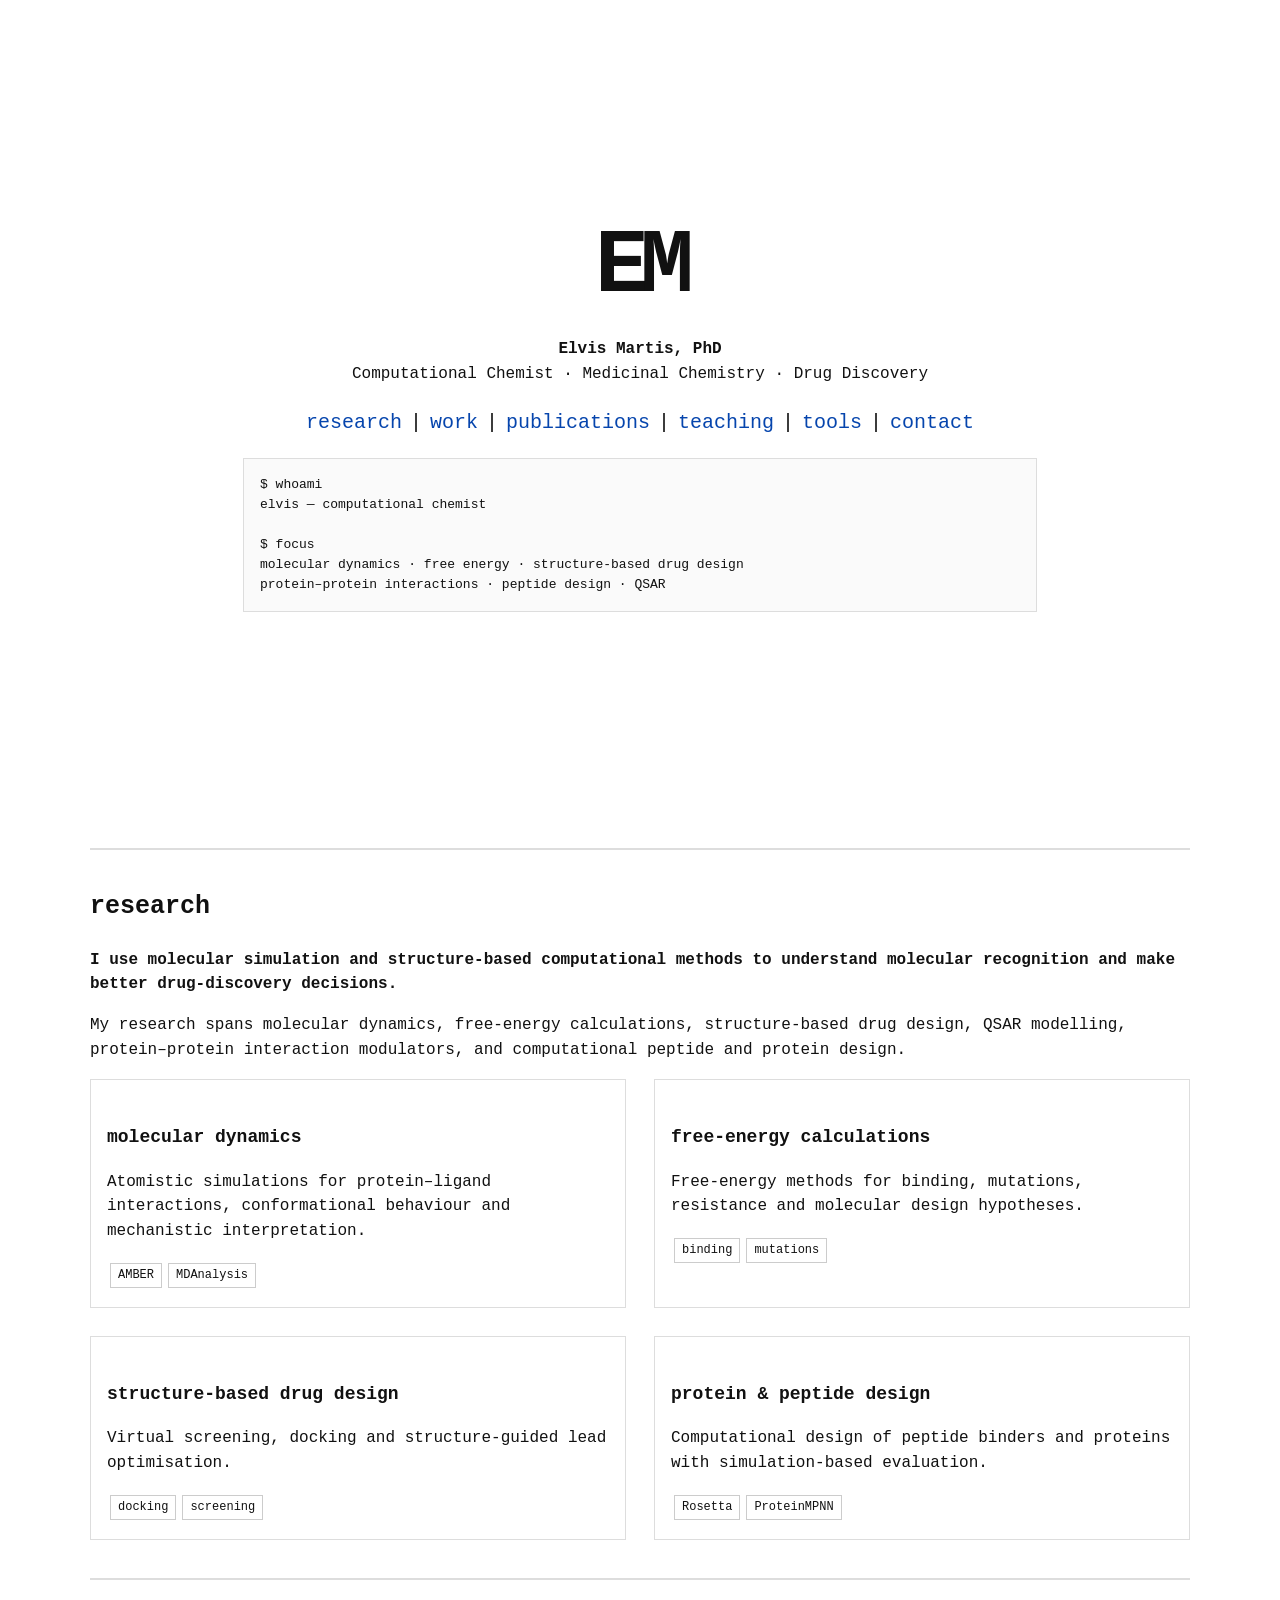
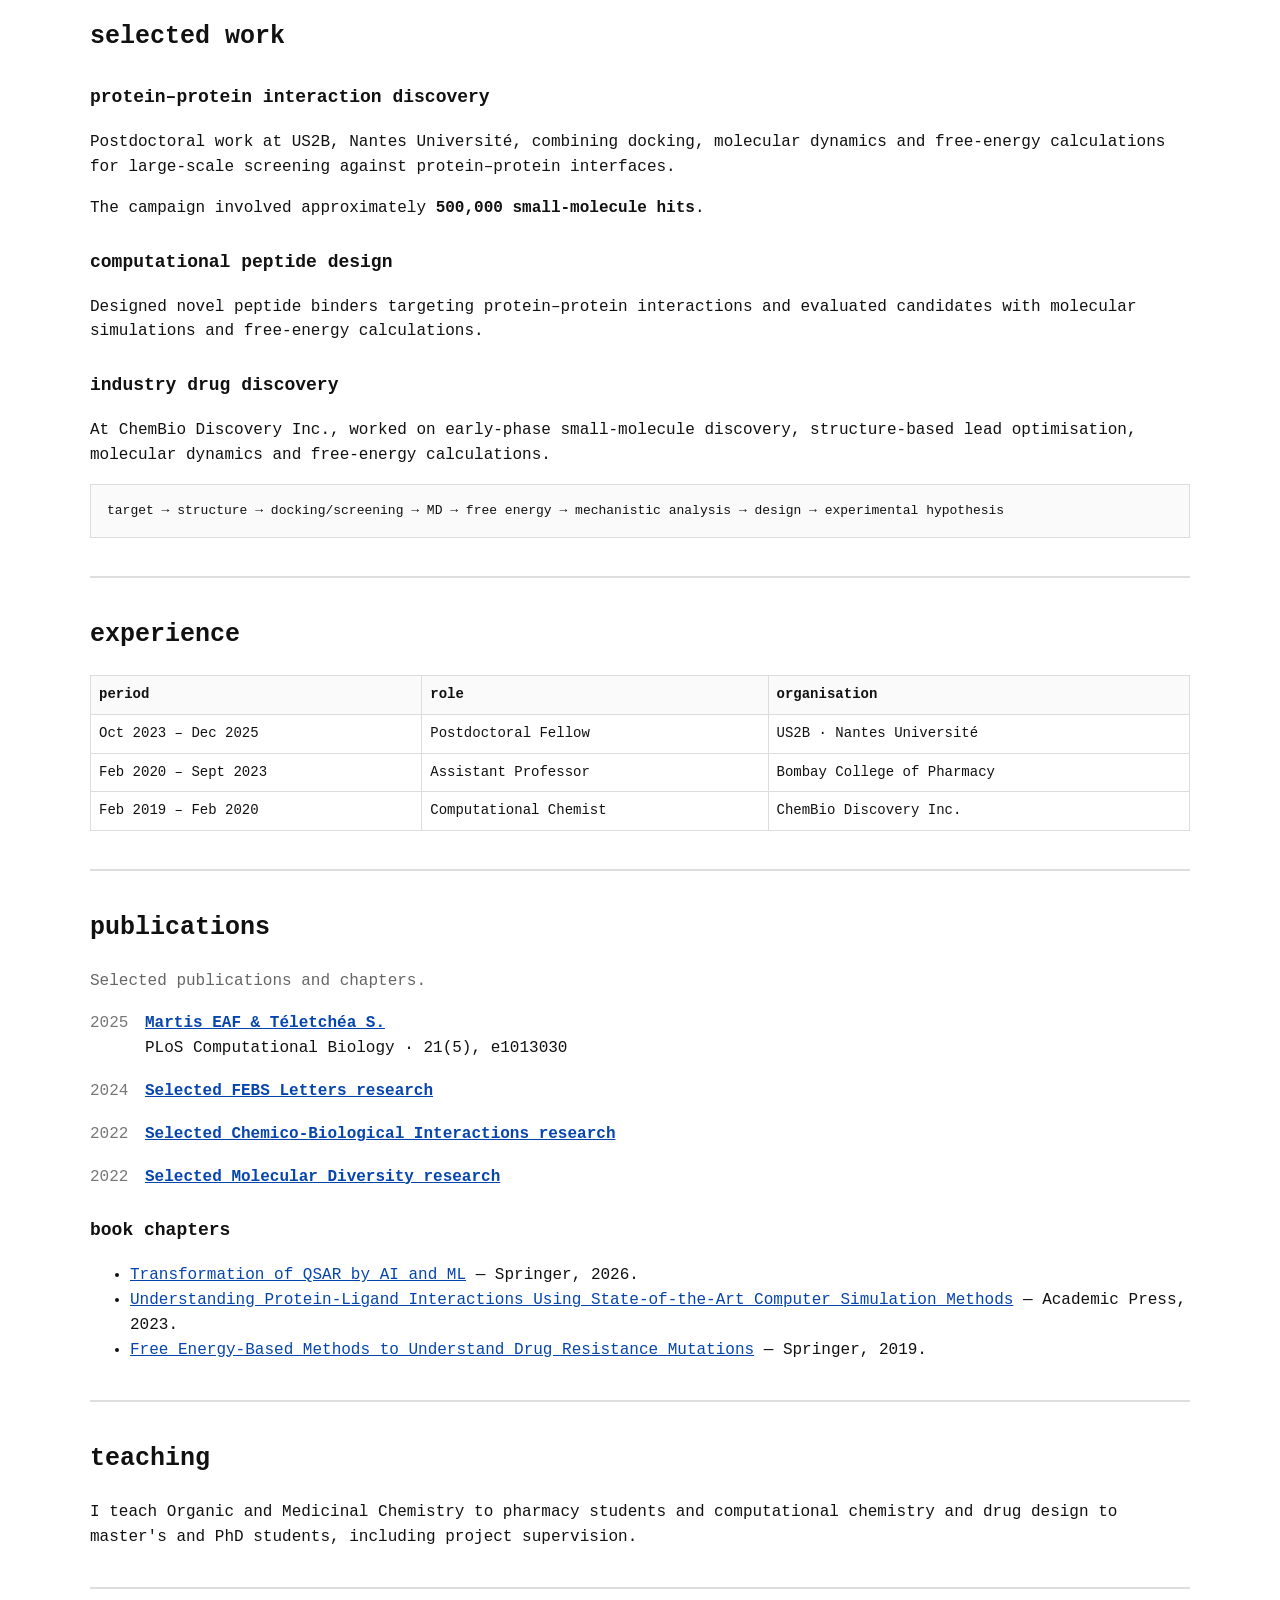
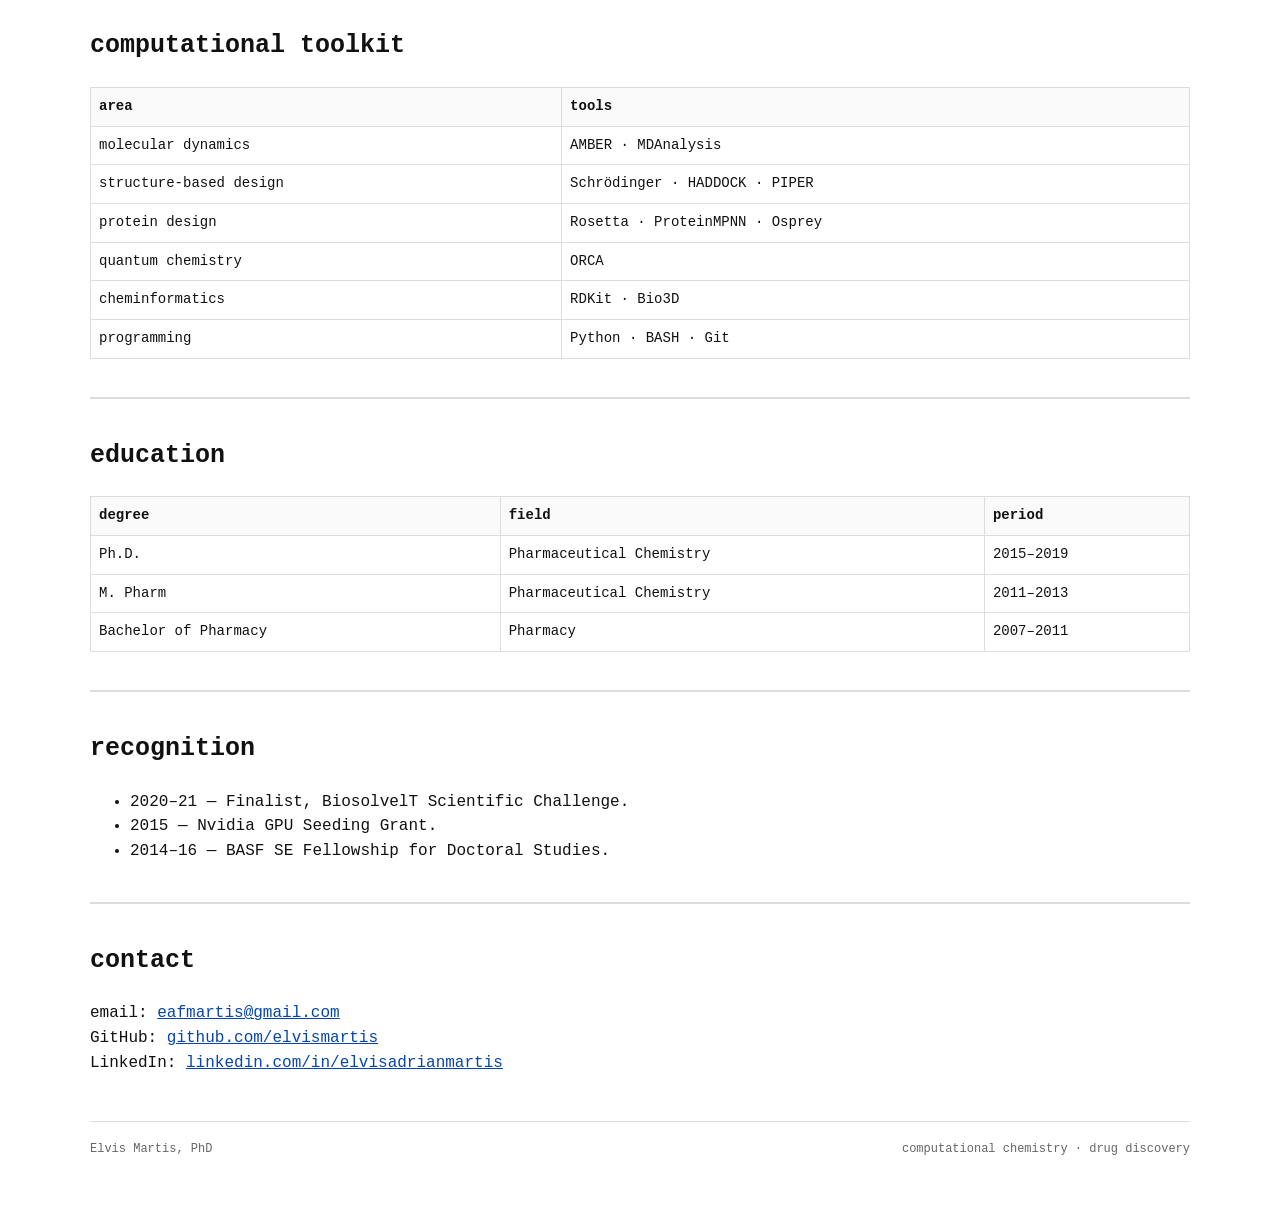
<file: index.html>
<!doctype html><html><head><meta charset="utf-8"><meta name="viewport" content="width=device-width,initial-scale=1"><title>Elvis Martis, PhD — Computational & Medicinal Chemist</title><style>
  /* ============================================================
     HUMAN EDITING GUIDE

     Most future edits can be made in the HTML below without
     touching the CSS.

     HTML CONTENT:
       - Name / title       -> HERO section
       - Research areas     -> RESEARCH section
       - Projects           -> SELECTED WORK section
       - Jobs               -> EXPERIENCE table
       - Papers             -> PUBLICATIONS section
       - Teaching           -> TEACHING section
       - Software           -> COMPUTATIONAL TOOLKIT table
       - Degrees            -> EDUCATION table
       - Awards             -> RECOGNITION section
       - Email / profiles   -> CONTACT section

     CSS:
       - Page width         -> --max
       - Main text          -> body
       - Links              -> a
       - Section headings   -> h2
       - Mobile behaviour   -> @media at bottom

     Keep the HTML tags (<h2>, <p>, <a>, <table>, etc.) intact
     when changing text.
     ============================================================ */

  /* ============================================================
     01. GLOBAL SETTINGS
     Change fonts, colours, width and basic page behaviour here.
     ============================================================ */body{font-family:"Lucida Console","Courier New",monospace;max-width:1100px;margin:auto;padding:0 38px 70px;color:#111;background:#fff;line-height:1.55}a{color:#0645ad}header{min-height:90vh;display:flex;flex-direction:column;align-items:center;justify-content:center;text-align:center}.logo{font-size:90px;font-weight:bold;letter-spacing:-.1em}.links{font-size:20px;margin:20px}.links a{text-decoration:none;margin:0 8px}hr{border:0;height:2px;background:#ddd;margin:38px 0}h2{font-size:25px}h3{font-size:18px;margin-top:28px}.terminal,.box,.code{border:1px solid #ddd;background:#fafafa;padding:16px}.terminal{max-width:760px;width:100%;text-align:left;font-size:13px}.grid{display:grid;grid-template-columns:1fr 1fr;gap:28px}.box{background:#fff}.pill{display:inline-block;border:1px solid #ccc;padding:2px 7px;margin:3px;font-size:12px}table{border-collapse:collapse;width:100%;font-size:14px}th,td{border:1px solid #ddd;padding:8px;text-align:left;vertical-align:top}th{background:#fafafa}.paper{margin:18px 0}.year{display:inline-block;width:55px;color:#777}.quiet{color:#666}.code{white-space:pre-wrap;font-size:13px}footer{border-top:1px solid #ddd;margin-top:45px;padding-top:18px;color:#666;font-size:12px;display:flex;justify-content:space-between}/* ============================================================
   02. RESPONSIVE / MOBILE SETTINGS
   The same design adapts cleanly to phones and small tablets.
   ============================================================ */
@media (max-width:700px){
  body{padding:0 18px 42px;font-size:14px;line-height:1.6;overflow-x:hidden}
  header{min-height:auto;padding:72px 0 55px}
  .logo{font-size:clamp(58px,18vw,82px);margin-bottom:20px}
  .links{width:100%;font-size:14px;line-height:2.25;margin:16px 0 12px}
  .links a{display:inline-block;margin:0 3px}
  .terminal{width:100%;margin-top:18px;padding:12px 13px;font-size:11px;line-height:1.65;overflow-wrap:anywhere}
  hr{margin:28px auto}
  h2{font-size:21px;line-height:1.3;margin-bottom:16px}
  h3{font-size:16px;line-height:1.4;margin-top:23px}
  .grid{grid-template-columns:1fr;gap:16px}
  .box{padding:15px}
  .code{padding:12px;font-size:11px;line-height:1.65;overflow-x:auto}
  table{display:block;width:100%;overflow-x:auto;-webkit-overflow-scrolling:touch;font-size:11px;white-space:normal}
  th,td{padding:7px 8px;min-width:115px}
  .paper{margin:16px 0}
  .year{width:48px}
  .paper-title{line-height:1.5}
  ul{padding-left:21px}
  .pill{font-size:11px;margin:2px 1px}
  footer{display:block;line-height:1.8;margin-top:30px}
  footer span{display:block}
}

@media (max-width:390px){
  body{padding-left:14px;padding-right:14px}
  header{padding-top:55px}
  .links{font-size:13px}
  .terminal{font-size:10px}
  h2{font-size:20px}
  table{font-size:10px}
  th,td{min-width:105px}
}
</style></head><body><header><div class="logo">EM</div><strong>Elvis Martis, PhD</strong><div>Computational Chemist · Medicinal Chemistry · Drug Discovery</div><div class="links"><a href="#research">research</a>|<a href="#work">work</a>|<a href="#publications">publications</a>|<a href="#teaching">teaching</a>|<a href="#tools">tools</a>|<a href="#contact">contact</a></div><div class="terminal">$ whoami<br>elvis — computational chemist<br><br>$ focus<br>molecular dynamics · free energy · structure-based drug design<br>protein–protein interactions · peptide design · QSAR</div></header><!-- ========================================================= -->
<hr><!-- =========================================================
     RESEARCH
     Add or remove research areas by copying a .box block.
     ========================================================== -->
<section id="research"><h2>research</h2><p><strong>I use molecular simulation and structure-based computational methods to understand molecular recognition and make better drug-discovery decisions.</strong></p><p>My research spans molecular dynamics, free-energy calculations, structure-based drug design, QSAR modelling, protein–protein interaction modulators, and computational peptide and protein design.</p><div class="grid"><!-- RESEARCH AREA 2 -->
  <!-- RESEARCH AREA 3 -->
  <!-- RESEARCH AREA 4 -->
  <div class="box"><h3>molecular dynamics</h3><p>Atomistic simulations for protein–ligand interactions, conformational behaviour and mechanistic interpretation.</p><span class="pill">AMBER</span><span class="pill">MDAnalysis</span></div><div class="box"><h3>free-energy calculations</h3><p>Free-energy methods for binding, mutations, resistance and molecular design hypotheses.</p><span class="pill">binding</span><span class="pill">mutations</span></div><div class="box"><h3>structure-based drug design</h3><p>Virtual screening, docking and structure-guided lead optimisation.</p><span class="pill">docking</span><span class="pill">screening</span></div><div class="box"><h3>protein & peptide design</h3><p>Computational design of peptide binders and proteins with simulation-based evaluation.</p><span class="pill">Rosetta</span><span class="pill">ProteinMPNN</span></div></div></section><!-- ========================================================= -->
<hr><!-- =========================================================
     SELECTED WORK / RESEARCH PROJECTS
     Add future projects as additional <h3> + <p> blocks.
     ========================================================== -->
<section id="work"><h2>selected work</h2><h3>protein–protein interaction discovery</h3><p>Postdoctoral work at US2B, Nantes Université, combining docking, molecular dynamics and free-energy calculations for large-scale screening against protein–protein interfaces.</p><p>The campaign involved approximately <strong>500,000 small-molecule hits</strong>.</p><h3>computational peptide design</h3><p>Designed novel peptide binders targeting protein–protein interactions and evaluated candidates with molecular simulations and free-energy calculations.</p><h3>industry drug discovery</h3><p>At ChemBio Discovery Inc., worked on early-phase small-molecule discovery, structure-based lead optimisation, molecular dynamics and free-energy calculations.</p><div class="code">target → structure → docking/screening → MD → free energy → mechanistic analysis → design → experimental hypothesis</div></section><!-- ========================================================= -->
<hr><!-- =========================================================
     EXPERIENCE
     Add/edit rows in the table below.
     ========================================================== -->
<section id="experience"><h2>experience</h2><table><tr><th>period</th><th>role</th><th>organisation</th></tr><tr><td>Oct 2023 – Dec 2025</td><td>Postdoctoral Fellow</td><td>US2B · Nantes Université</td></tr><tr><td>Feb 2020 – Sept 2023</td><td>Assistant Professor</td><td>Bombay College of Pharmacy</td></tr><tr><td>Feb 2019 – Feb 2020</td><td>Computational Chemist</td><td>ChemBio Discovery Inc.</td></tr></table></section><!-- ========================================================= -->
<hr><!-- =========================================================
     PUBLICATIONS
     Each .paper block is one publication.
     ========================================================== -->
<section id="publications"><h2>publications</h2><p class="quiet">Selected publications and chapters.</p><!-- PUBLICATION 1: duplicate this .paper block to add another paper -->
<div class="paper"><span class="year">2025</span><a href="https://journals.plos.org/ploscompbiol/article?id=10.1371/journal.pcbi.1013030" target="_blank"><strong>Martis EAF &amp; Téletchéa S.</strong></a><br><span class="year"></span>PLoS Computational Biology · 21(5), e1013030</div><div class="paper"><span class="year">2024</span><a href="https://febs.onlinelibrary.wiley.com/doi/pdfdirect/10.1002/1873-3468.14791" target="_blank"><strong>Selected FEBS Letters research</strong></a></div><div class="paper"><span class="year">2022</span><a href="https://www.sciencedirect.com/science/article/abs/pii/S0009279721003963" target="_blank"><strong>Selected Chemico-Biological Interactions research</strong></a></div><div class="paper"><span class="year">2022</span><a href="https://link.springer.com/article/10.1007/s11030-020-10158-3" target="_blank"><strong>Selected Molecular Diversity research</strong></a></div><h3>book chapters</h3><ul><li><a href="https://doi.org/10.1007/978-3-031-81728-1_25">Transformation of QSAR by AI and ML</a> — Springer, 2026.</li><li><a href="https://doi.org/10.1016/B978-0-443-18638-7.00015-3">Understanding Protein-Ligand Interactions Using State-of-the-Art Computer Simulation Methods</a> — Academic Press, 2023.</li><li><a href="https://doi.org/10.1007/978-3-030-05282-9_1">Free Energy-Based Methods to Understand Drug Resistance Mutations</a> — Springer, 2019.</li></ul></section><!-- ========================================================= -->
<hr><!-- =========================================================
     TEACHING
     ========================================================== -->
<section id="teaching"><h2>teaching</h2><p>I teach Organic and Medicinal Chemistry to pharmacy students and computational chemistry and drug design to master's and PhD students, including project supervision.</p></section><!-- ========================================================= -->
<hr><!-- =========================================================
     COMPUTATIONAL TOOLKIT
     ========================================================== -->
<section id="tools"><h2>computational toolkit</h2><table><tr><th>area</th><th>tools</th></tr><tr><td>molecular dynamics</td><td>AMBER · MDAnalysis</td></tr><tr><td>structure-based design</td><td>Schrödinger · HADDOCK · PIPER</td></tr><tr><td>protein design</td><td>Rosetta · ProteinMPNN · Osprey</td></tr><tr><td>quantum chemistry</td><td>ORCA</td></tr><tr><td>cheminformatics</td><td>RDKit · Bio3D</td></tr><tr><td>programming</td><td>Python · BASH · Git</td></tr></table></section><!-- ========================================================= -->
<hr><!-- =========================================================
     EDUCATION
     ========================================================== -->
<section id="education"><h2>education</h2><table><tr><th>degree</th><th>field</th><th>period</th></tr><tr><td>Ph.D.</td><td>Pharmaceutical Chemistry</td><td>2015–2019</td></tr><tr><td>M. Pharm</td><td>Pharmaceutical Chemistry</td><td>2011–2013</td></tr><tr><td>Bachelor of Pharmacy</td><td>Pharmacy</td><td>2007–2011</td></tr></table></section><!-- ========================================================= -->
<hr><!-- =========================================================
     AWARDS / RECOGNITION
     ========================================================== -->
<section id="recognition"><h2>recognition</h2><ul><li>2020–21 — Finalist, BiosolvelT Scientific Challenge.</li><li>2015 — Nvidia GPU Seeding Grant.</li><li>2014–16 — BASF SE Fellowship for Doctoral Studies.</li></ul></section><!-- ========================================================= -->
<hr><!-- =========================================================
     CONTACT
     ========================================================== -->
<section id="contact"><h2>contact</h2><p>email: <a href="mailto:eafmartis@gmail.com">eafmartis@gmail.com</a><br>GitHub: <a href="https://github.com/elvismartis">github.com/elvismartis</a><br>LinkedIn: <a href="https://www.linkedin.com/in/elvisadrianmartis/">linkedin.com/in/elvisadrianmartis</a></p></section><!-- =========================================================
     FOOTER
     ========================================================== -->
<footer><span>Elvis Martis, PhD</span><span>computational chemistry · drug discovery</span></footer></body></html>
</file>
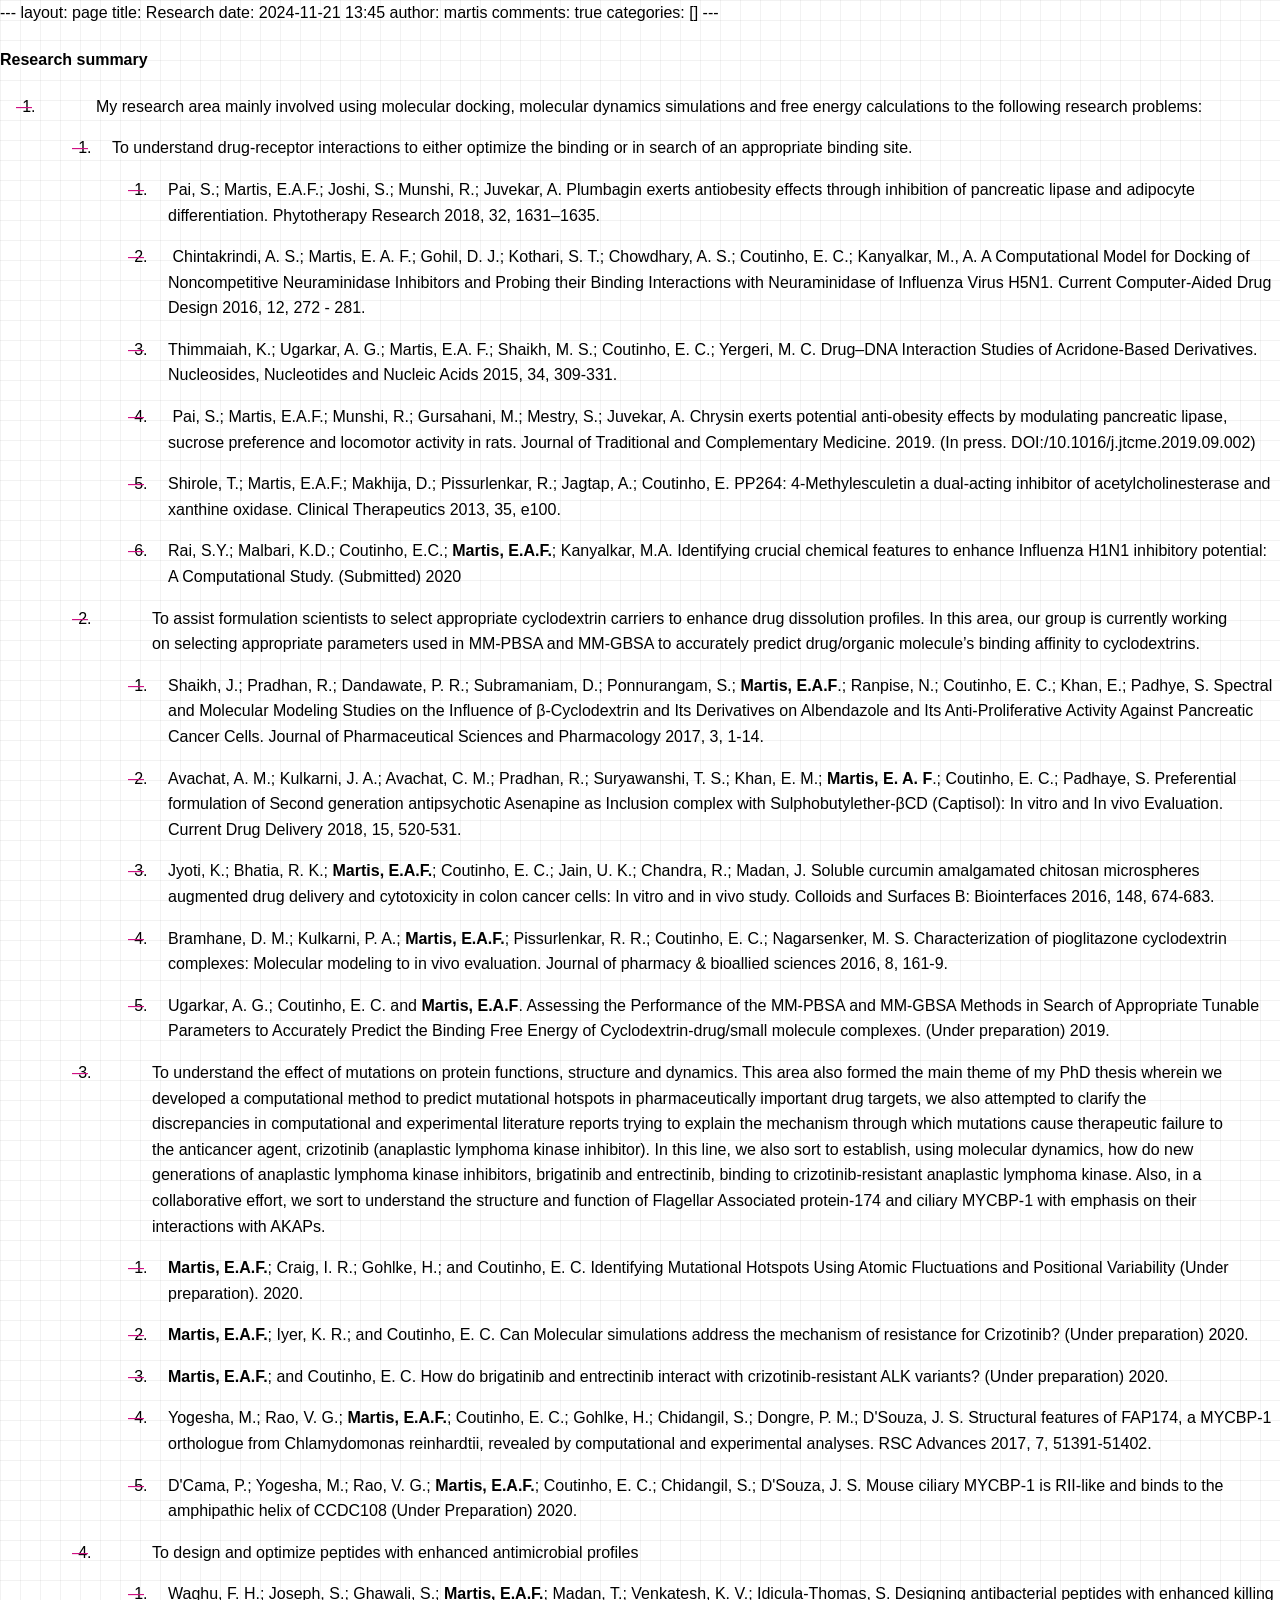
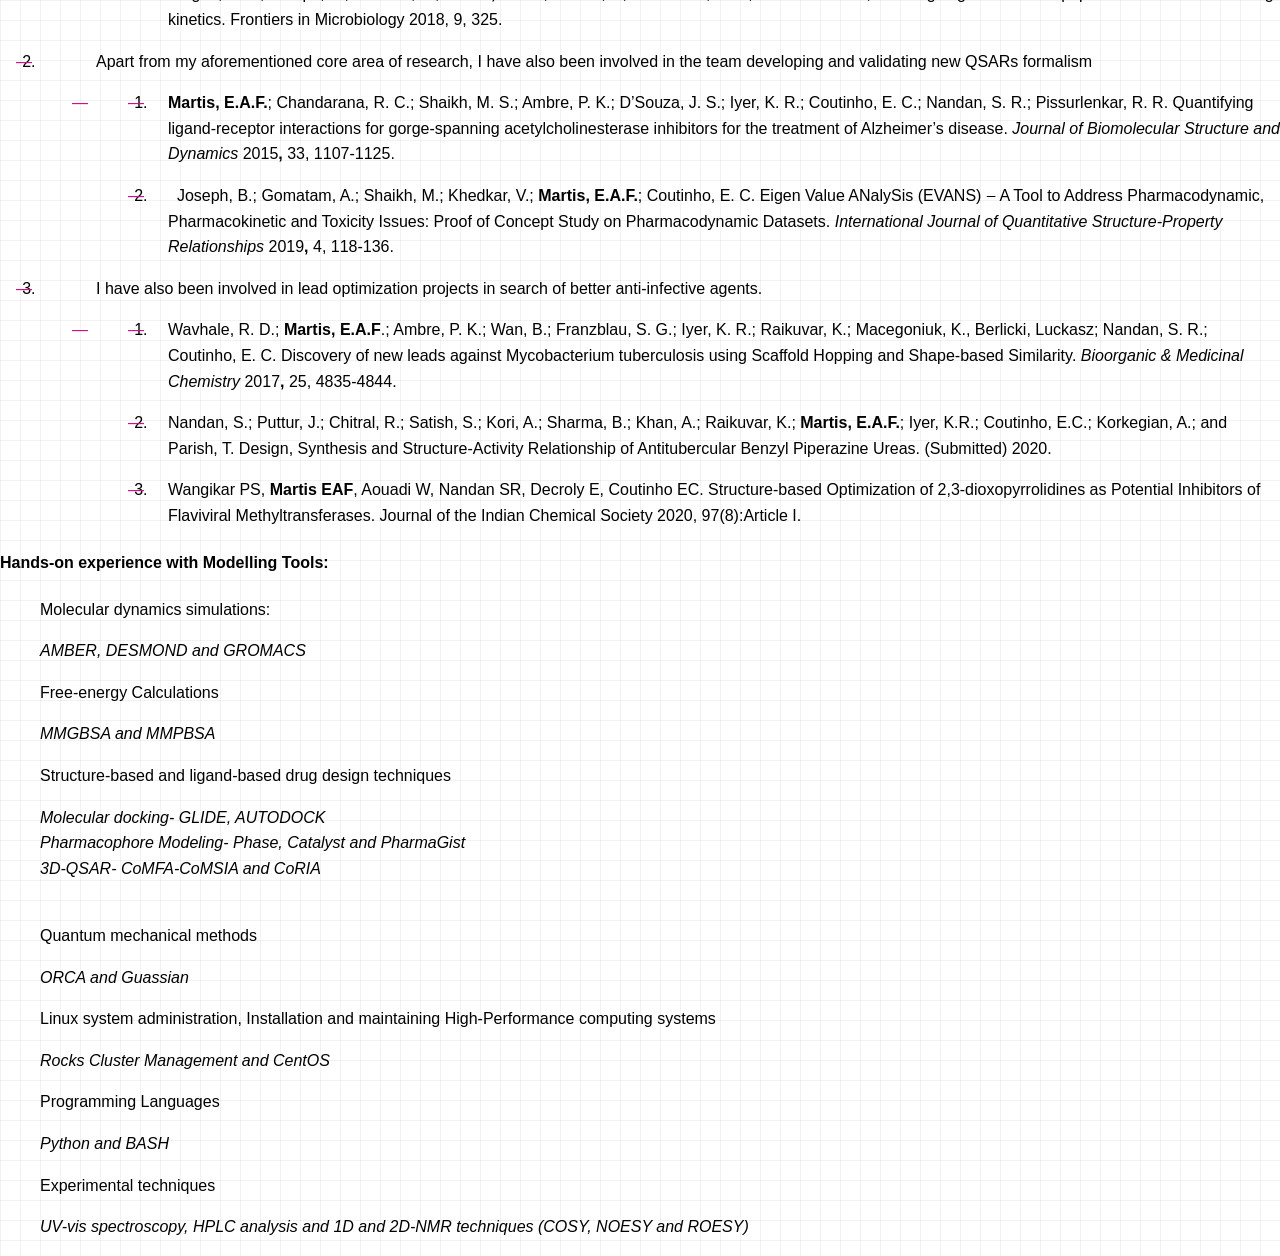
<file: research.html>
---
layout: page
title: Research
date: 2024-11-21 13:45
author: martis
comments: true
categories: []
---
<!DOCTYPE html>
<html lang="en">
<head>
    <meta charset="UTF-8">
    <meta name="viewport" content="width=device-width, initial-scale=1.0">
    <title>Elvis Martis - Resume</title>
    <link rel="stylesheet" href="resumestyle.css">
</head>

<!-- wp:heading {"level":4} -->
<h4><strong>Research summary </strong></h4>
<ol>
<li>
<blockquote>My research area mainly involved using molecular docking, molecular dynamics simulations and free energy calculations to the following research problems: </blockquote>
<ol>
<li>To understand drug-receptor interactions to either optimize the binding or in search of an appropriate binding site.
<ol>
<li>
<p>Pai, S.; Martis, E.A.F.; Joshi, S.; Munshi, R.; Juvekar, A. Plumbagin exerts antiobesity effects through inhibition of pancreatic lipase and adipocyte differentiation. Phytotherapy Research 2018, 32, 1631–1635.</p>
</li>
<li>
<p> Chintakrindi, A. S.; Martis, E. A. F.; Gohil, D. J.; Kothari, S. T.; Chowdhary, A. S.; Coutinho, E. C.; Kanyalkar, M., A. A Computational Model for Docking of Noncompetitive Neuraminidase Inhibitors and Probing their Binding Interactions with Neuraminidase of Influenza Virus H5N1. Current Computer-Aided Drug Design 2016, 12, 272 - 281.</p>
</li>
<li>
<p>Thimmaiah, K.; Ugarkar, A. G.; Martis, E.A. F.; Shaikh, M. S.; Coutinho, E. C.; Yergeri, M. C. Drug–DNA Interaction Studies of Acridone-Based Derivatives. Nucleosides, Nucleotides and Nucleic Acids 2015, 34, 309-331.</p>
</li>
<li>
<p> Pai, S.; Martis, E.A.F.; Munshi, R.; Gursahani, M.; Mestry, S.; Juvekar, A. Chrysin exerts potential anti-obesity effects by modulating pancreatic lipase, sucrose preference and locomotor activity in rats. Journal of Traditional and Complementary Medicine. 2019. (In press. DOI:/10.1016/j.jtcme.2019.09.002)</p>
</li>
<li>
<p>Shirole, T.; Martis, E.A.F.; Makhija, D.; Pissurlenkar, R.; Jagtap, A.; Coutinho, E. PP264: 4-Methylesculetin a dual-acting inhibitor of acetylcholinesterase and xanthine oxidase. Clinical Therapeutics 2013, 35, e100.</p>
</li>
<li>Rai, S.Y.; Malbari, K.D.; Coutinho, E.C.; <strong>Martis, E.A.F.</strong>; Kanyalkar, M.A. Identifying crucial chemical features to enhance Influenza H1N1 inhibitory potential: A Computational Study. (Submitted) 2020</li>
</ol>
</li>
<li>
<blockquote>To assist formulation scientists to select appropriate cyclodextrin carriers to enhance drug dissolution profiles. In this area, our group is currently working on selecting appropriate parameters used in MM-PBSA and MM-GBSA to accurately predict drug/organic molecule’s binding affinity to cyclodextrins.</blockquote>
<ol>
<li>
<p>Shaikh, J.; Pradhan, R.; Dandawate, P. R.; Subramaniam, D.; Ponnurangam, S.; <strong>Martis, E.A.F</strong>.; Ranpise, N.; Coutinho, E. C.; Khan, E.; Padhye, S. Spectral and Molecular Modeling Studies on the Influence of β-Cyclodextrin and Its Derivatives on Albendazole and Its Anti-Proliferative Activity Against Pancreatic Cancer Cells. Journal of Pharmaceutical Sciences and Pharmacology 2017, 3, 1-14.</p>
</li>
<li>
<p>Avachat, A. M.; Kulkarni, J. A.; Avachat, C. M.; Pradhan, R.; Suryawanshi, T. S.; Khan, E. M.; <strong>Martis, E. A. F</strong>.; Coutinho, E. C.; Padhaye, S. Preferential formulation of Second generation antipsychotic Asenapine as Inclusion complex with Sulphobutylether-βCD (Captisol): In vitro and In vivo Evaluation. Current Drug Delivery 2018, 15, 520-531.</p>
</li>
<li>
<p>Jyoti, K.; Bhatia, R. K.; <strong>Martis, E.A.F.</strong>; Coutinho, E. C.; Jain, U. K.; Chandra, R.; Madan, J. Soluble curcumin amalgamated chitosan microspheres augmented drug delivery and cytotoxicity in colon cancer cells: In vitro and in vivo study. Colloids and Surfaces B: Biointerfaces 2016, 148, 674-683.</p>
</li>
<li>
<p>Bramhane, D. M.; Kulkarni, P. A.; <strong>Martis, E.A.F.</strong>; Pissurlenkar, R. R.; Coutinho, E. C.; Nagarsenker, M. S. Characterization of pioglitazone cyclodextrin complexes: Molecular modeling to in vivo evaluation. Journal of pharmacy &amp; bioallied sciences 2016, 8, 161-9.</p>
</li>
<li>
<p>Ugarkar, A. G.; Coutinho, E. C. and <strong>Martis, E.A.F</strong>. Assessing the Performance of the MM-PBSA and MM-GBSA Methods in Search of Appropriate Tunable Parameters to Accurately Predict the Binding Free Energy of Cyclodextrin-drug/small molecule complexes. (Under preparation) 2019.</p>
</li>
</ol>
</li>
<li>
<blockquote>To understand the effect of mutations on protein functions, structure and dynamics. This area also formed the main theme of my PhD thesis wherein we developed a computational method to predict mutational hotspots in pharmaceutically important drug targets, we also attempted to clarify the discrepancies in computational and experimental literature reports trying to explain the mechanism through which mutations cause therapeutic failure to the anticancer agent, crizotinib (anaplastic lymphoma kinase inhibitor). In this line, we also sort to establish, using molecular dynamics, how do new generations of anaplastic lymphoma kinase inhibitors, brigatinib and entrectinib, binding to crizotinib-resistant anaplastic lymphoma kinase. Also, in a collaborative effort, we sort to understand the structure and function of Flagellar Associated protein-174 and ciliary MYCBP-1 with emphasis on their interactions with AKAPs.</blockquote>
<ol>
<li>
<p><strong>Martis, E.A.F.</strong>; Craig, I. R.; Gohlke, H.; and Coutinho, E. C. Identifying Mutational Hotspots Using Atomic Fluctuations and Positional Variability (Under preparation). 2020.</p>
</li>
<li>
<p><strong>Martis, E.A.F.</strong>; Iyer, K. R.; and Coutinho, E. C. Can Molecular simulations address the mechanism of resistance for Crizotinib? (Under preparation) 2020.</p>
</li>
<li>
<p><strong>Martis, E.A.F.</strong>; and Coutinho, E. C. How do brigatinib and entrectinib interact with crizotinib-resistant ALK variants? (Under preparation) 2020.</p>
</li>
<li>
<p>Yogesha, M.; Rao, V. G.; <strong>Martis, E.A.F.</strong>; Coutinho, E. C.; Gohlke, H.; Chidangil, S.; Dongre, P. M.; D'Souza, J. S. Structural features of FAP174, a MYCBP-1 orthologue from Chlamydomonas reinhardtii, revealed by computational and experimental analyses. RSC Advances 2017, 7, 51391-51402.</p>
</li>
<li>D'Cama, P.; Yogesha, M.; Rao, V. G.; <strong>Martis, E.A.F.</strong>; Coutinho, E. C.; Chidangil, S.; D'Souza, J. S. Mouse ciliary MYCBP-1 is RII-like and binds to the amphipathic helix of CCDC108 (Under Preparation) 2020.</li>
</ol>
</li>
<li>
<blockquote>To design and optimize peptides with enhanced antimicrobial profiles</blockquote>
<ol>
<li>Waghu, F. H.; Joseph, S.; Ghawali, S.; <strong>Martis, E.A.F.</strong>; Madan, T.; Venkatesh, K. V.; Idicula-Thomas, S. Designing antibacterial peptides with enhanced killing kinetics. Frontiers in Microbiology 2018, 9, 325.</li>
</ol>
</li>
</ol>
</li>
<li>
<blockquote>Apart from my aforementioned core area of research, I have also been involved in the team developing and validating new QSARs formalism</blockquote>
<ol>
<li style="list-style-type: none;">
<ol>
<li><strong>Martis, E.A.F.</strong>; Chandarana, R. C.; Shaikh, M. S.; Ambre, P. K.; D’Souza, J. S.; Iyer, K. R.; Coutinho, E. C.; Nandan, S. R.; Pissurlenkar, R. R. Quantifying ligand-receptor interactions for gorge-spanning acetylcholinesterase inhibitors for the treatment of Alzheimer’s disease. <em>Journal of Biomolecular Structure and Dynamics </em>2015<strong>,</strong> 33, 1107-1125.</li>
<li>  Joseph, B.; Gomatam, A.; Shaikh, M.; Khedkar, V.; <strong>Martis, E.A.F.</strong>; Coutinho, E. C. Eigen Value ANalySis (EVANS) ‒ A Tool to Address Pharmacodynamic, Pharmacokinetic and Toxicity Issues: Proof of Concept Study on Pharmacodynamic Datasets. <em>International Journal of Quantitative Structure-Property Relationships </em>2019<strong>,</strong> 4, 118-136.</li>
</ol>
</li>
</ol>
</li>
<li>
<blockquote>I have also been involved in lead optimization projects in search of better anti-infective agents.</blockquote>
<ol>
<li style="list-style-type: none;">
<ol>
<li>
<p>Wavhale, R. D.; <strong>Martis, E.A.F</strong>.; Ambre, P. K.; Wan, B.; Franzblau, S. G.; Iyer, K. R.; Raikuvar, K.; Macegoniuk, K., Berlicki, Luckasz; Nandan, S. R.; Coutinho, E. C. Discovery of new leads against Mycobacterium tuberculosis using Scaffold Hopping and Shape-based Similarity. <em>Bioorganic &amp; Medicinal Chemistry </em>2017<strong>,</strong> 25, 4835-4844.</p>
</li>
<li>
<p>Nandan, S.; Puttur, J.; Chitral, R.; Satish, S.; Kori, A.; Sharma, B.; Khan, A.; Raikuvar, K.; <strong>Martis, E.A.F.</strong>; Iyer, K.R.; Coutinho, E.C.; Korkegian, A.; and Parish, T. Design, Synthesis and Structure-Activity Relationship of Antitubercular Benzyl Piperazine Ureas. (Submitted) 2020.</p>
</li>
<li>Wangikar PS, <strong>Martis EAF</strong>, Aouadi W, Nandan SR, Decroly E, Coutinho EC. Structure-based Optimization of 2,3-dioxopyrrolidines as Potential Inhibitors of Flaviviral Methyltransferases. Journal of the Indian Chemical Society 2020, 97(8):Article I.</li>
</ol>
</li>
</ol>
</li>
</ol>
<h4>Hands-on experience with Modelling Tools: </h4>
<!-- /wp:heading -->
<!-- wp:paragraph --><!-- /wp:paragraph -->
<!-- wp:quote -->
<blockquote class="wp-block-quote">
<p>Molecular dynamics simulations:</p>
<cite>AMBER, DESMOND and GROMACS</cite></blockquote>
<!-- /wp:quote -->
<!-- wp:quote -->
<blockquote class="wp-block-quote">
<p>Free-energy Calculations</p>
<cite>MMGBSA and MMPBSA</cite></blockquote>
<!-- /wp:quote -->
<!-- wp:quote -->
<blockquote class="wp-block-quote">
<p>Structure-based and ligand-based drug design techniques</p>
<cite>Molecular docking- GLIDE, AUTODOCK<br />Pharmacophore Modeling- Phase, Catalyst and PharmaGist<br />3D-QSAR- CoMFA-CoMSIA and CoRIA<br /><br /></cite></blockquote>
<!-- /wp:quote -->
<!-- wp:quote -->
<blockquote class="wp-block-quote">
<p>Quantum mechanical methods</p>
<cite>ORCA and Guassian</cite></blockquote>
<!-- /wp:quote -->
<!-- wp:quote -->
<blockquote class="wp-block-quote">
<p>Linux system administration, Installation and maintaining High-Performance computing systems</p>
<cite>Rocks Cluster Management and CentOS<br /></cite></blockquote>
<!-- /wp:quote -->
<!-- wp:quote -->
<blockquote class="wp-block-quote">
<p>Programming Languages</p>
<cite>Python and BASH</cite></blockquote>
<!-- /wp:quote -->
<!-- wp:quote -->
<blockquote class="wp-block-quote">
<p>Experimental techniques</p>
<cite>UV-vis spectroscopy, HPLC analysis and 1D and 2D-NMR techniques (COSY, NOESY and ROESY)</cite></blockquote>
<!-- /wp:quote -->
</file>
<file: resumestyle.css>
@import url('https://fonts.googleapis.com/css2?family=Outfit:wght@900&family=Space+Grotesk:wght@400;500&display=swap');

:root {
    --primary-color: #000000;
    --secondary-color: #ffffff;
    --accent-color: #cf0a80;
    --accent-blue: #0066ff;
    --accent-yellow: #ffd600;
    --background-color: #ffffff;
    --text-color: #000000;
    --border-color: #000000;
    --section-bg: #ffffff;
    --grid-color: rgba(0, 0, 0, 0.05);
    --highlight-bg: rgba(255, 61, 0, 0.05);
    --accent-green: #00c853;
}

/* Base Styles */
body {
    font-family: 'Cabinet Grotesk', sans-serif;
    line-height: 1.6;
    color: var(--text-color);
    background-color: var(--background-color);
    background-image: linear-gradient(var(--grid-color) 1px, transparent 1px),
                      linear-gradient(90deg, var(--grid-color) 1px, transparent 1px);
    background-size: 20px 20px;
    margin: 0;
    padding: 0;
}

.container {
    max-width: 1100px;
    margin: 4rem auto;
    padding: 2rem;
    position: relative;
}

/* Header Styling */
h1 {
    font-family: 'Basement Grotesque', sans-serif;
    font-size: 5rem;
    margin: 0;
    line-height: 0.9;
    text-transform: uppercase;
    letter-spacing: -2px;
    margin-bottom: 2rem;
    position: relative;
    z-index: 1;
}

h1::before {
    content: '';
    position: absolute;
    bottom: 0.2em;
    left: -0.1em;
    width: 0.5em;
    height: 0.5em;
    background: var(--accent-yellow);
    z-index: -1;
    border-radius: 2px;
}

.contact-info {
    font-family: 'Space Mono', monospace;
    display: flex;
    gap: 2rem;
    margin-bottom: 3rem;
    font-size: 0.9rem;
    border-top: 2px solid var(--primary-color);
    border-bottom: 2px solid var(--primary-color);
    padding: 1rem 0;
}

.contact-info a {
    color: var(--primary-color);
    text-decoration: none;
    transition: all 0.3s ease;
    position: relative;
    overflow: hidden;
    padding: 0.2em 0;
}

.contact-info a::after {
    content: '';
    position: absolute;
    bottom: 0;
    left: 0;
    width: 100%;
    height: 2px;
    background: var(--accent-color);
    transform: scaleX(0);
    transform-origin: right;
    transition: transform 0.3s ease;
}

.contact-info a:hover::after {
    transform: scaleX(1);
    transform-origin: left;
}

.contact-info a:hover {
    color: var(--accent-color);
}

/* Section Styling */
section {
    margin: 4rem 0;
    padding: 2rem;
    position: relative;
    border: 2px solid var(--primary-color);
    transition: all 0.3s ease;
    background: var(--section-bg);
}

section:nth-child(3n+1):hover {
    transform: translate(-5px, -5px);
    box-shadow: 5px 5px 0 var(--accent-color);
}

section:nth-child(3n+2):hover {
    transform: translate(-5px, -5px);
    box-shadow: 5px 5px 0 var(--accent-blue);
}

section:nth-child(3n+3):hover {
    transform: translate(-5px, -5px);
    box-shadow: 5px 5px 0 var(--accent-yellow);
}

h2 {
    font-family: 'Basement Grotesque', sans-serif;
    font-size: 2.5rem;
    margin: 0 0 2rem;
    text-transform: uppercase;
    letter-spacing: -1px;
    display: flex;
    align-items: center;
    gap: 1rem;
    position: relative;
}

h2::before {
    position: relative;
    content: '';
    width: 2rem;
    height: 2rem;
    background: var(--accent-yellow);
    clip-path: polygon(50% 0%, 100% 50%, 50% 100%, 0% 50%);
}

h2::after {
    content: '';
    flex: 1;
    height: 2px;
    background: var(--primary-color);
}

h3 {
    font-family: 'Cabinet Grotesk', sans-serif;
    font-size: 1.5rem;
    margin: 1.5rem 0 0.5rem;
    font-weight: 700;
}

/* Education Section */
.degree {
    font-weight: 700;
    color: var(--accent-color);
    font-size: 1.2rem;
    margin: 0.5rem 0;
}

.details {
    font-family: 'Space Mono', monospace;
    margin: 0.25rem 0 1rem;
    font-size: 0.9rem;
}

.highlight {
    color: var(--accent-color);
    font-weight: 700;
}

/* List Styling */
ul {
    list-style: none;
    padding-left: 1.5rem;
    margin: 1rem 0;
}

li {
    margin-bottom: 1rem;
    position: relative;
    padding-left: 1rem;
    transition: transform 0.2s ease;
}

li:hover {
    transform: translateX(5px);
    background: var(--highlight-bg);
}

li::before {
    content: '—';
    position: absolute;
    left: -1.5rem;
    color: var(--accent-color);
    transition: color 0.2s ease;
}

li:hover::before {
    color: var(--accent-blue);
}

/* Skills Grid */
.skills-grid {
    display: grid;
    grid-template-columns: repeat(2, 1fr);
    gap: 2rem;
    margin-top: 1.5rem;
}

.skill-item {
    border: 2px solid var(--primary-color);
    padding: 1.5rem;
    transition: all 0.3s ease;
    position: relative;
    overflow: hidden;
}

.skill-item::before {
    content: '';
    position: absolute;
    top: 0;
    left: 0;
    width: 4px;
    height: 100%;
    background: var(--accent-color);
    transform: scaleY(0);
    transform-origin: bottom;
    transition: transform 0.3s ease;
}

.skill-item:hover::before {
    transform: scaleY(1);
}

.skill-item:nth-child(2n)::before {
    background: var(--accent-green);
}

.skill-item:nth-child(3n)::before {
    background: var(--accent-yellow);
}

.skill-item:nth-child(4n)::before {
    background: var(--accent-blue);
}

.skill-item h3 {
    margin-top: 0;
    font-family: 'Basement Grotesque', sans-serif;
    text-transform: uppercase;
    font-size: 1.2rem;
    letter-spacing: 0.5px;
}

/* New Highlight Classes */
.highlight-red {
    color: var(--accent-color);
}

.highlight-blue {
    color: var(--accent-blue);
}

.highlight-yellow {
    background: linear-gradient(transparent 60%, var(--accent-yellow) 60%);
    padding: 0 0.2em;
}

/* New Date Badge */
.date {
    font-family: 'Space Mono', monospace;
    font-size: 0.8rem;
    padding: 0.2em 0.5em;
    background: var(--primary-color);
    color: var(--secondary-color);
    display: inline-block;
    margin-bottom: 0.5rem;
}

/* Enhanced Animations */
@keyframes slideIn {
    from {
        transform: translateX(-20px);
        opacity: 0;
    }
    to {
        transform: translateX(0);
        opacity: 1;
    }
}

@keyframes fadeIn {
    from {
        opacity: 0;
    }
    to {
        opacity: 1;
    }
}

section {
    animation: slideIn 0.5s ease forwards;
}

.skill-item {
    animation: fadeIn 0.5s ease forwards;
    animation-delay: calc(var(--animation-order) * 0.1s);
}

/* Print Styles */
@media print {
    body {
        background: white;
    }
    
    section {
        border: 1px solid black;
        box-shadow: none;
        transform: none !important;
    }
}

/* Responsive Design */
@media (max-width: 768px) {
    .container {
        padding: 1rem;
        margin: 2rem 1rem;
    }

    h1 {
        font-size: 3rem;
    }

    h2 {
        font-size: 2rem;
    }

    .contact-info {
        flex-direction: column;
        gap: 0.5rem;
    }

    section {
        margin: 2rem 0;
        padding: 1.5rem;
    }
}

/* Add these new styles to your existing CSS */

.experience {
    margin: 4rem 0;
}

.experience-grid {
    display: grid;
    gap: 2rem;
}

.experience-item {
    position: relative;
    padding: 2rem;
    background: var(--section-bg);
    border: 1px solid var(--border-color);
    transition: all 0.3s ease;
}

.experience-item:hover {
    transform: translateX(10px);
    border-color: var(--accent-color);
}

.experience-header {
    display: grid;
    grid-template-columns: 1fr auto;
    gap: 2rem;
    margin-bottom: 1.5rem;
}

.company-info {
    display: flex;
    flex-direction: column;
    gap: 0.5rem;
}

.company-title {
    font-family: 'Cabinet Grotesk', sans-serif;
    font-size: 1.4rem;
    margin: 0;
    line-height: 1.2;
}

.job-role {
    font-family: 'Space Mono', monospace;
    font-size: 0.9rem;
    color: var(--accent-color);
    text-transform: uppercase;
    letter-spacing: 0.05em;
}

.job-location {
    font-family: 'Space Mono', monospace;
    font-size: 0.9rem;
    color: var(--text-color);
    opacity: 0.7;
}

.job-duration {
    font-family: 'Space Mono', monospace;
    font-size: 0.9rem;
    color: var(--text-color);
    white-space: nowrap;
}

.job-description ul {
    list-style: none;
    padding: 0;
    margin: 0;
    display: grid;
    gap: 1rem;
}

.job-description li {
    position: relative;
    padding-left: 1.5rem;
    line-height: 1.6;
}

.job-description li::before {
    content: '→';
    position: absolute;
    left: 0;
    color: var(--accent-color);
}

.technical-highlight {
    font-family: 'Space Mono', monospace;
    color: var(--accent-blue);
    background: rgba(0, 102, 255, 0.05);
    padding: 0.1em 0.4em;
    border-radius: 3px;
    font-size: 0.95em;
}

.code-highlight {
    font-family: 'Space Mono', monospace;
    color: var(--accent-color);
    background: rgba(255, 61, 0, 0.05);
    padding: 0.1em 0.4em;
    border-radius: 3px;
    font-size: 0.95em;
}

@media (max-width: 768px) {
    .experience-header {
        grid-template-columns: 1fr;
        gap: 1rem;
    }

    .job-duration {
        text-align: left;
    }

    .experience-item {
        padding: 1.5rem;
    }
}

.skills-grid {
    display: grid;
    grid-template-columns: repeat(2, 1fr);
    gap: 2rem;
    margin-top: 1.5rem;
}

.skill-category {
    font-family: 'Space Mono', monospace;
    font-size: 0.9rem;
    text-transform: uppercase;
    letter-spacing: 0.05em;
    color: var(--accent-color);
    margin-bottom: 1rem;
    padding-bottom: 0.5rem;
    border-bottom: 1px solid var(--border-color);
}

.skill-list {
    display: flex;
    flex-wrap: wrap;
    gap: 0.5rem;
}

.skill-tag {
    font-family: 'Space Mono', monospace;
    font-size: 0.85rem;
    padding: 0.3em 0.8em;
    background: var(--section-bg);
    border: 1px solid var(--border-color);
    border-radius: 3px;
    transition: all 0.2s ease;
}

.skill-tag:hover {
    background: var(--primary-color);
    color: var(--secondary-color);
    transform: translateY(-2px);
}

.course-list {
    display: flex;
    flex-wrap: wrap;
    gap: 0.5rem;
    margin-top: 0.5rem;
}

.course-tag {
    font-family: 'Space Mono', monospace;
    font-size: 0.8rem;
    padding: 0.2em 0.6em;
    background: rgba(0, 102, 255, 0.05);
    border: 1px solid rgba(0, 102, 255, 0.1);
    border-radius: 3px;
    color: var(--accent-blue);
}

.relevant-courses h4 {
    font-family: 'Space Mono', monospace;
    font-size: 0.9rem;
    color: var(--accent-color);
    margin: 1rem 0 0.5rem;
}

@media (max-width: 768px) {
    .skills-grid {
        grid-template-columns: 1fr;
    }
}

/* Publications */

.authors {
    font-size: 0.9rem;
    margin-bottom: 0.5rem;
}

.author-highlight {
    font-weight: bold;
    color: var(--accent-color);
}

/* .title {
    font-weight: 700;
    margin-bottom: 0.5rem;
} */

.journal {
    font-family: 'Space Mono', monospace;
    font-size: 0.85rem;
    color: var(--accent-blue);
}


/* Projects */
.project-grid {
    display: grid;
    gap: 2rem;
}

.project-item {
    /* flex-wrap: wrap; */
    border: 1px solid var(--border-color);
    padding: 1.5rem;
    transition: all 0.3s ease;
}

.project-item:hover {
    transform: translateX(5px);
    border-color: var(--accent-color);
}

/* Awards */
.awards {
    margin: 4rem 0;
}

.awards-grid {
    display: grid;
    gap: 1.5rem;
}

.award-item {
    padding: 1.5rem;
    background: var(--section-bg);
    border: 1px solid var(--border-color);
    transition: all 0.3s ease;
    position: relative;
}

.award-item:hover {
    transform: translateX(5px);
}

.award-item.gold {
    border-left: 4px solid #FFD700;
}

.award-item.silver {
    border-left: 4px solid #C0C0C0;
}

.award-item.fellowship {
    border-left: 4px solid var(--accent-green);
}

.award-header {
    display: flex;
    align-items: flex-start;
    gap: 1rem;
}

.award-medal {
    font-size: 1.5rem;
    line-height: 1;
}

.award-titles {
    display: flex;
    flex-direction: column;
    gap: 0.5rem;
}

.award-name {
    margin: 0;
    font-size: 1.1rem;
    color: var(--primary-color);
    font-weight: 600;
}

.award-event {
    font-size: 0.9rem;
    color: var(--text-color);
    opacity: 0.8;
}

.award-project {
    font-family: 'Space Mono', monospace;
    font-size: 0.85rem;
    color: var(--accent-color);
    margin-top: 0.5rem;
    padding: 0.3em 0.6em;
    background: rgba(255, 61, 0, 0.05);
    border-radius: 3px;
    display: inline-block;
}

/* Add to your existing media queries */
@media (max-width: 768px) {
    .award-header {
        flex-direction: column;
        gap: 0.75rem;
    }
    
    .award-medal {
        font-size: 1.25rem;
    }
}

/* References */
.references {
    margin: 4rem 0;
}

.references-grid {
    display: grid;
    grid-template-columns: repeat(auto-fit, minmax(300px, 1fr));
    gap: 2rem;
}

.reference-item {
    padding: 1.5rem;
    background: var(--section-bg);
    border: 1px solid var(--border-color);
    transition: all 0.3s ease;
}

.reference-item:hover {
    transform: translateY(-5px);
    border-color: var(--accent-color);
    box-shadow: 0 4px 12px rgba(0, 0, 0, 0.05);
}

.reference-content {
    display: flex;
    flex-direction: column;
    gap: 0.75rem;
}

.reference-name {
    margin: 0;
    font-size: 1.2rem;
    color: var(--primary-color);
    font-weight: 600;
}

.reference-titles {
    display: flex;
    flex-direction: column;
    gap: 0.25rem;
}

.reference-title {
    font-size: 0.9rem;
    color: var(--text-color);
}

.reference-institution {
    font-family: 'Space Mono', monospace;
    font-size: 0.85rem;
    color: var(--accent-blue);
}

.reference-expertise {
    display: flex;
    flex-wrap: wrap;
    gap: 0.5rem;
    margin-top: 0.5rem;
}

.expertise-tag {
    font-family: 'Space Mono', monospace;
    font-size: 0.75rem;
    padding: 0.2em 0.6em;
    background: rgba(0, 102, 255, 0.05);
    color: var(--accent-blue);
    border-radius: 3px;
    border: 1px solid rgba(0, 102, 255, 0.1);
}

@media (max-width: 768px) {
    .references-grid {
        grid-template-columns: 1fr;
    }

    .reference-item {
        text-align: center;
    }

    .reference-expertise {
        justify-content: center;
    }
}

.teaching {
    margin: 4rem 0;
}

.teaching-item {
    border-left: 4px solid var(--accent-yellow);
}

.teaching-item:hover {
    border-left-color: var(--accent-yellow);
}

.teaching-item .job-role {
    color: var(--accent-color);
}

.highlight-impact {
    font-weight: 500;
    color: var(--accent-color);
    background: rgba(255, 214, 0, 0.05);
    padding: 0.1em 0.4em;
    border-radius: 3px;
    font-size: 0.95em;
}

.publications {
    margin: 4rem 0;
}

.publication-list {
    display: grid;
    gap: 2rem;
}

.publication-item {
    flex-wrap: wrap;
    position: relative;
    overflow: hidden;
    padding: 1.5rem;
    background: var(--section-bg);
    border: 1px solid var(--border-color);
    transition: all 0.3s ease;
}

.publication-item:hover {
    border-color: var(--accent-blue);
    transform: translateX(5px);
}

.authors {
    font-size: 0.9rem;
    margin-bottom: 0.75rem;
    line-height: 1.6;
}

.author {
    color: var(--text-color);
    opacity: 0.8;
}

.author-highlight {
    color: var(--accent-color);
    font-weight: 500;
}

.publication-meta {
    font-family: 'Space Mono', monospace;
    font-size: 0.85rem;
    display: flex;
    flex-wrap: wrap;
    gap: 0.5rem;
    align-items: center;
}

.journal, .book {
    color: var(--accent-blue);
    font-style: italic;
}

.volume, .pages, .year {
    color: var(--text-color);
    opacity: 0.8;
}

.volume::before {
    content: 'Vol. ';
    opacity: 0.6;
}

.pages::before {
    content: 'pp. ';
    opacity: 0.6;
}

.publisher {
    color: var(--text-color);
    opacity: 0.8;
}

.publisher::before {
    content: '· ';
    margin: 0 0.25rem;
}

.doi {
    color: #59a8e8;  
    font-family: 'Space Mono', monospace;
    font-size: 0.85rem;
    text-decoration: none;
    transition: color 0.2s ease;
}

.doi:hover {
    color: var(--accent-yellow);
    text-decoration: underline;
}

@media (max-width: 768px) {
    .publication-meta {
        flex-direction: column;
        align-items: flex-start;
        gap: 0.25rem;
    }

    .publisher::before {
        content: '';
        margin: 0;
    }
}

.projects {
    margin: 4rem 0;
}

.package-header {
    display: flex;
    justify-content: space-between;
    align-items: center;
    margin-bottom: 1.5rem;
    flex-wrap: wrap;
    gap: 1rem;
}

.package-name {
    font-family: 'Space Mono', monospace;
    font-size: 1.2rem;
    margin: 0;
    color: var(--accent-color);
}

.install-command {
    font-family: 'Space Mono', monospace;
    font-size: 0.9rem;
    padding: 0.4em 0.8em;
    background: var(--primary-color);
    color: var(--secondary-color);
    border-radius: 4px;
}

.project-subtitle {
    font-family: 'Space Mono', monospace;
    font-size: 0.9rem;
    color: var(--text-color);
    opacity: 0.8;
}

.project-description ul {
    list-style: none;
    padding: 0;
    margin: 0;
    display: grid;
    gap: 1rem;
}

.project-description li {
    position: relative;
    padding-left: 1.5rem;
    line-height: 1.6;
}

.project-description li::before {
    content: '→';
    position: absolute;
    left: 0;
    color: var(--accent-color);
}

.metric-highlight {
    font-family: 'Space Mono', monospace;
    color: var(--accent-green);
    background: rgba(0, 200, 83, 0.05);
    padding: 0.1em 0.4em;
    border-radius: 3px;
    font-size: 0.95em;
}

@media (max-width: 768px) {
    .package-header {
        flex-direction: column;
        align-items: flex-start;
        gap: 0.75rem;
    }
}

.header {
    padding: 1rem;
    /* margin-bottom: 1rem; */
    position: relative;
}

.title-container {
    display: flex;
    align-items: center;
    gap: 0.5rem;
    margin-bottom: 2.5rem;
    position: relative;
    padding-bottom: 2rem;
}

.title-container::after {
    content: '';
    position: absolute;
    bottom: 0;
    left: 0;
    width: 100%;
    height: 1px;
    background-color: var(--border-color);
}

.accent-square {
    width: 24px;
    height: 24px;
    background-color: #ffd700; /* Golden yellow */
    flex-shrink: 1;
}

.header h1 {
    font-size: 3.5rem;
    margin: 0;
    color: var(--primary-color);
    font-weight: 900;
    letter-spacing: 0.02em;
    text-transform: uppercase;
    font-family: 'Inter', sans-serif; /* or your preferred sans-serif font */
    line-height: 1;
}

@media (max-width: 768px) {
    .header h1 {
        font-size: 2.5rem;
    }
    
    .accent-square {
        width: 20px;
        height: 20px;
    }
}

.contact-links {
    display: flex;
    justify-content: center;
    align-items: center;
    gap: 1rem;
    /* flex-wrap: wrap; */
    margin-bottom: 1.5rem;
    position: relative;
}

.contact-links::after {
    content: '';
    position: absolute;
    bottom: -2rem;
    left: 0;
    width: 100%;
    height: 1px;
    background-color: var(--border-color);
}

.contact-link {
    text-decoration: none;
    color: var(--text-color);
    font-family: 'Space Mono', monospace;
    font-size: 0.9rem;
    transition: all 0.2s ease;
}

.contact-box {
    padding: 0.5rem 1rem;
    border: 1px solid var(--border-color);
    border-radius: 4px;
    background: var(--section-bg);
    transition: all 0.2s ease;
    font-family: 'Space Grotesk', monospace;
}

.contact-box:hover {
    border-color: var(--accent-color);
    transform: translateY(-2px);
    box-shadow: 0 2px 8px rgba(0, 0, 0, 0.05);
    color: var(--accent-color);
}

@media (max-width: 768px) {
    .header h1 {
        font-size: 2rem;
    }

    .contact-links {
        flex-direction: column;
        gap: 0.75rem;
    }

    .contact-box {
        width: 100%;
        text-align: center;
    }
}

.name {
    font-size: 4rem;
    margin: 0;
    color: var(--primary-color);
    font-weight: 900;
    letter-spacing: 0.02em;
    text-transform: uppercase;
    line-height: 1;
    font-family: 'Outfit', sans-serif;
}

@media (max-width: 768px) {
    .name {
        font-size: 3rem;
    }
}

.title {
    font-size: 1rem;
    font-weight: bold;
    margin: 0.75rem 0;
    line-height: 1.4;
    color: var(--accent-color);  
    /* font-family: 'Outfit', sans-serif;  Matching the header font */
}

.publication-entry .authors {
    color: #4A5568;  /* Slightly lighter than title */
    font-size: 0.95rem;
}

.publication-info {
    font-size: 0.9rem;
    color: #718096;  /* Even lighter for metadata */
}

.journal {
    font-style: italic;
}
</file>
